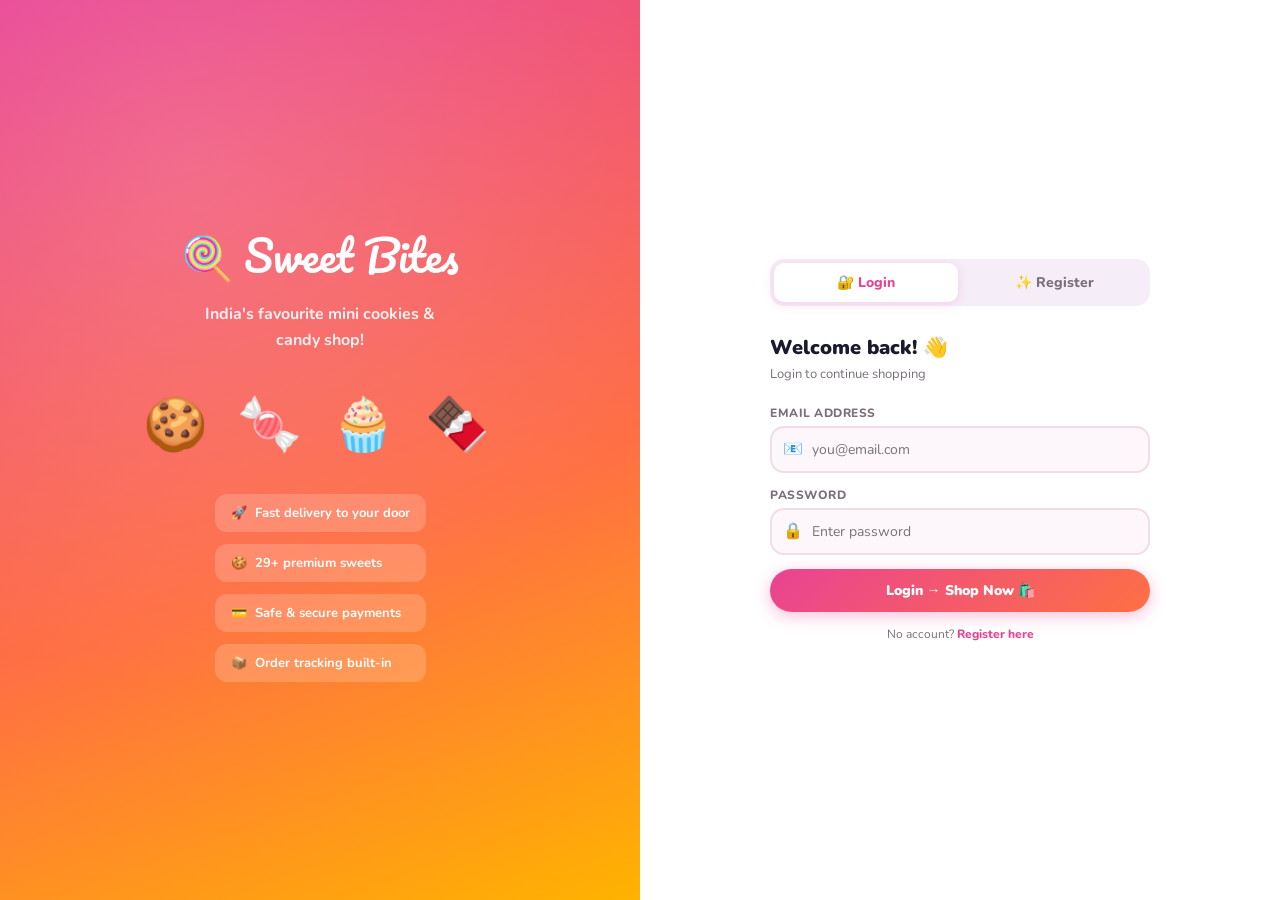
<file: index.html>
<!DOCTYPE html>
<html lang="en">
<head>
  <meta charset="UTF-8">
  <meta name="viewport" content="width=device-width, initial-scale=1.0">
  <title>🍭 Sweet Bites — Login</title>
  <link rel="stylesheet" href="style.css">
</head>
<body>

<div class="auth-page">

  <!-- LEFT HERO PANEL -->
  <div class="auth-hero">
    <div class="hero-logo">🍭 Sweet Bites</div>
    <div class="hero-sub">India's favourite mini cookies & candy shop!</div>
    <div class="candy-deco">🍪 🍬 🧁 🍫</div>
    <div class="features">
      <div class="feat">🚀 &nbsp;Fast delivery to your door</div>
      <div class="feat">🍪 &nbsp;29+ premium sweets</div>
      <div class="feat">💳 &nbsp;Safe & secure payments</div>
      <div class="feat">📦 &nbsp;Order tracking built-in</div>
    </div>
  </div>

  <!-- RIGHT FORM PANEL -->
  <div class="auth-form-panel">
    <div class="auth-box">

      <!-- TAB SWITCHER -->
      <div class="auth-tabs">
        <button class="auth-tab active" id="tab-login" onclick="switchTab('login')">🔐 Login</button>
        <button class="auth-tab" id="tab-register" onclick="switchTab('register')">✨ Register</button>
      </div>

      <!-- LOGIN PANEL -->
      <div class="auth-panel active" id="panel-login">
        <div class="auth-panel-title">Welcome back! 👋</div>
        <div class="auth-panel-sub">Login to continue shopping</div>

        <div class="field">
          <label>Email Address</label>
          <div class="input-icon">
            <span class="icon">📧</span>
            <input id="email" type="email" placeholder="you@email.com">
          </div>
        </div>
        <div class="field">
          <label>Password</label>
          <div class="input-icon">
            <span class="icon">🔒</span>
            <input id="password" type="password" placeholder="Enter password">
          </div>
        </div>
        <button class="btn-full" onclick="login()">Login → Shop Now 🛍️</button>
        <p style="text-align:center;font-size:12px;color:var(--muted);margin-top:14px">
          No account? <a href="#" onclick="switchTab('register')" style="color:var(--primary);font-weight:800;text-decoration:none;">Register here</a>
        </p>
      </div>

      <!-- REGISTER PANEL -->
      <div class="auth-panel" id="panel-register">
        <div class="auth-panel-title">Create account 🎉</div>
        <div class="auth-panel-sub">Join us for sweet treats!</div>

        <div class="field">
          <label>Full Name</label>
          <div class="input-icon">
            <span class="icon">👤</span>
            <input id="rname" type="text" placeholder="Your name">
          </div>
        </div>
        <div class="field">
          <label>Email Address</label>
          <div class="input-icon">
            <span class="icon">📧</span>
            <input id="remail" type="email" placeholder="you@email.com">
          </div>
        </div>
        <div class="field">
          <label>Password</label>
          <div class="input-icon">
            <span class="icon">🔒</span>
            <input id="rpass" type="password" placeholder="Choose a password">
          </div>
        </div>
        <button class="btn-full" onclick="register()">Create Account ✨</button>
        <p style="text-align:center;font-size:12px;color:var(--muted);margin-top:14px">
          Already have an account? <a href="#" onclick="switchTab('login')" style="color:var(--primary);font-weight:800;text-decoration:none;">Login</a>
        </p>
      </div>

    </div>
  </div>
</div>

<script>
function switchTab(t) {
  document.querySelectorAll('.auth-tab').forEach(b => b.classList.remove('active'));
  document.querySelectorAll('.auth-panel').forEach(p => p.classList.remove('active'));
  document.getElementById('tab-' + t).classList.add('active');
  document.getElementById('panel-' + t).classList.add('active');
}
</script>
<script src="script.js"></script>
</body>
</html>
</file>
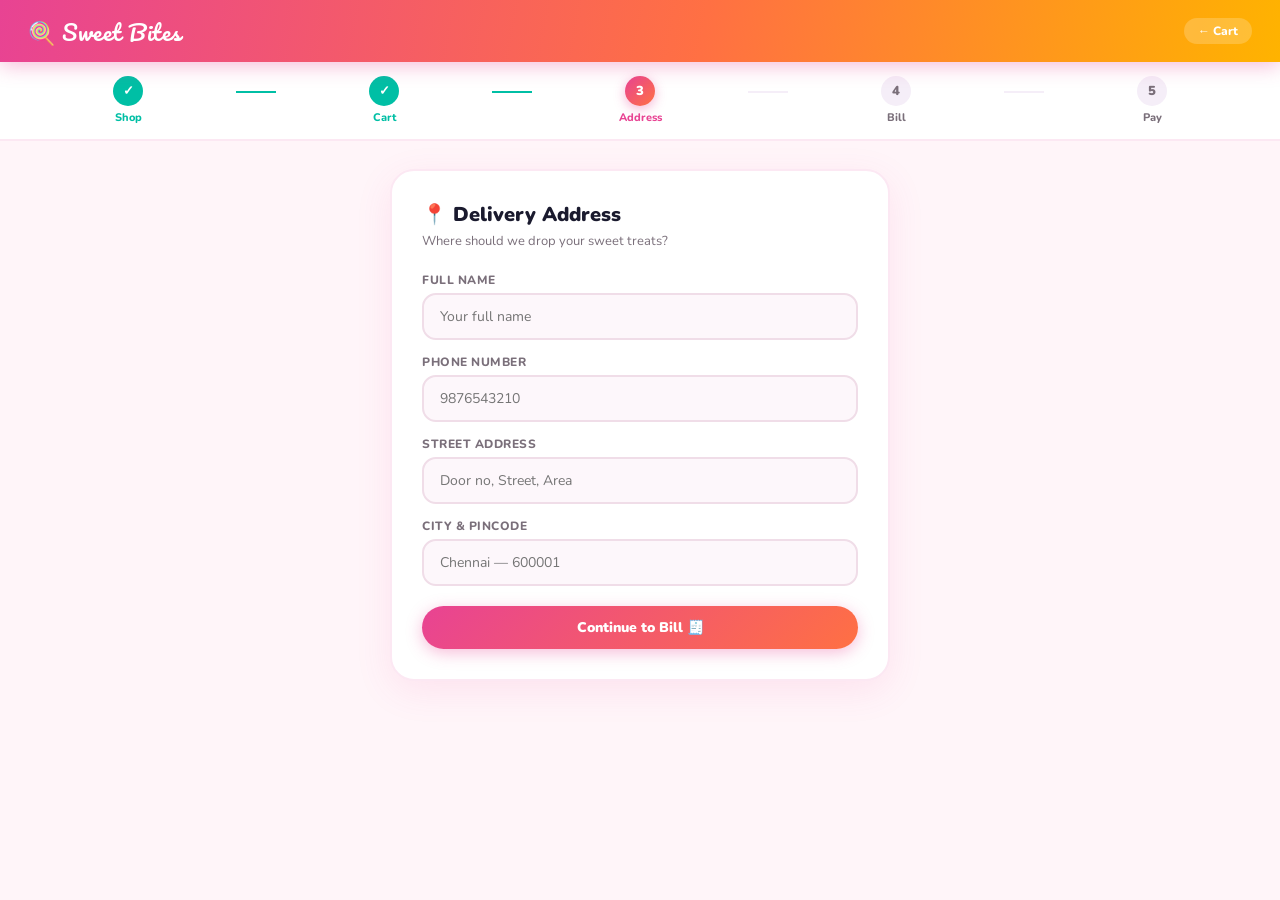
<file: address.html>
<!DOCTYPE html>
<html lang="en">
<head>
  <meta charset="UTF-8">
  <meta name="viewport" content="width=device-width, initial-scale=1.0">
  <title>📍 Delivery Address</title>
  <link rel="stylesheet" href="style.css">
</head>
<body>
<nav class="topbar">
  <div class="brand">🍭 Sweet Bites</div>
  <div class="nav-links"><a href="cart.html">← Cart</a></div>
</nav>
<div class="steps">
  <div class="step done"><div class="step-dot">✓</div><div class="step-label">Shop</div></div>
  <div class="step-line done"></div>
  <div class="step done"><div class="step-dot">✓</div><div class="step-label">Cart</div></div>
  <div class="step-line done"></div>
  <div class="step active"><div class="step-dot">3</div><div class="step-label">Address</div></div>
  <div class="step-line"></div>
  <div class="step"><div class="step-dot">4</div><div class="step-label">Bill</div></div>
  <div class="step-line"></div>
  <div class="step"><div class="step-dot">5</div><div class="step-label">Pay</div></div>
</div>
<div class="form-card">
  <h2>📍 Delivery Address</h2>
  <p class="sub">Where should we drop your sweet treats?</p>
  <label class="form-label">Full Name</label>
  <input id="dname" type="text" placeholder="Your full name">
  <label class="form-label">Phone Number</label>
  <input id="dphone" type="text" placeholder="9876543210">
  <label class="form-label">Street Address</label>
  <input id="addr" type="text" placeholder="Door no, Street, Area">
  <label class="form-label">City & Pincode</label>
  <input id="dcity" type="text" placeholder="Chennai — 600001">
  <button class="btn-full" style="margin-top:20px" onclick="placeOrder()">Continue to Bill 🧾</button>
</div>
<script src="script.js"></script>
</body>
</html>
</file>
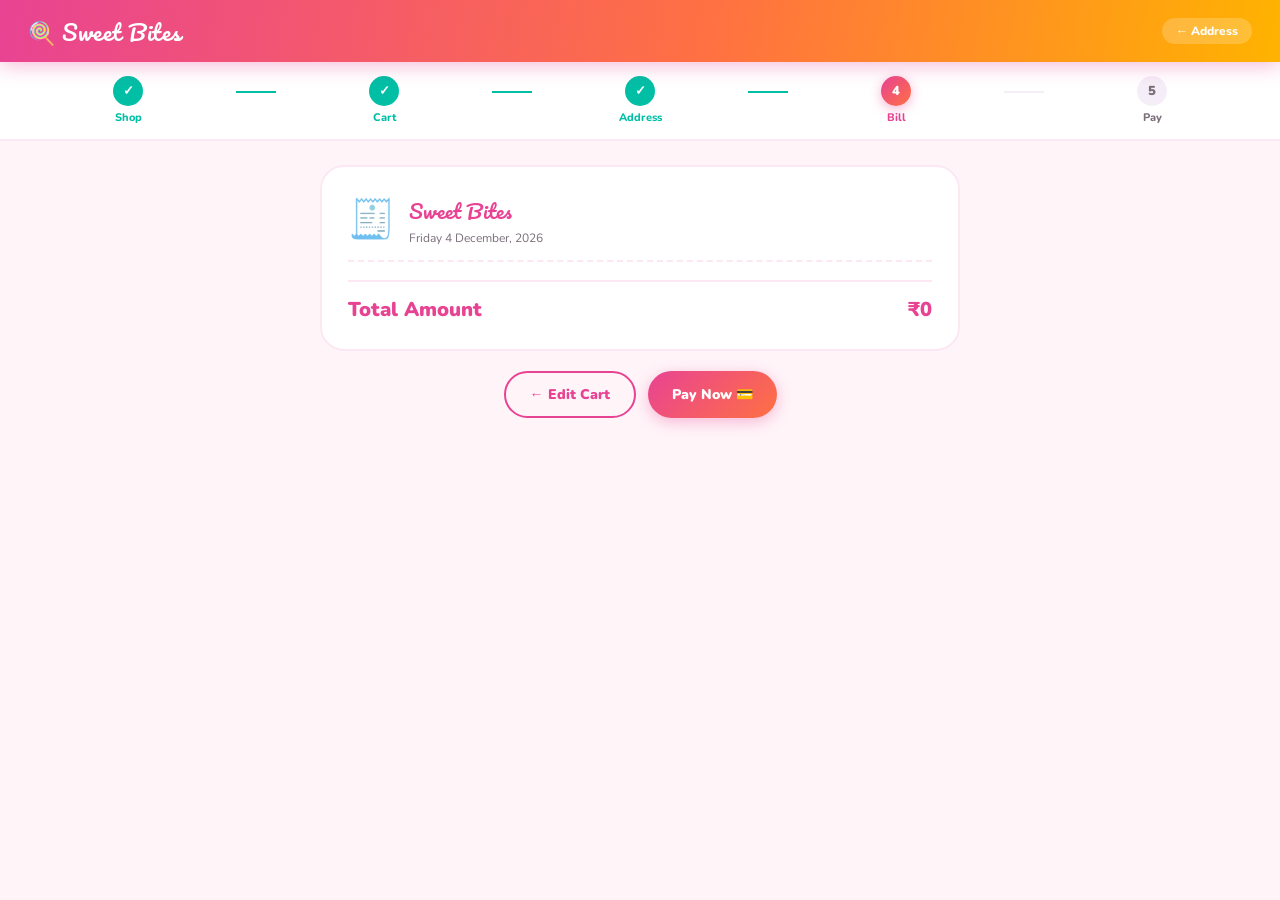
<file: bill.html>
<!DOCTYPE html>
<html lang="en">
<head>
  <meta charset="UTF-8">
  <meta name="viewport" content="width=device-width, initial-scale=1.0">
  <title>🧾 Invoice</title>
  <link rel="stylesheet" href="style.css">
</head>
<body>
<nav class="topbar">
  <div class="brand">🍭 Sweet Bites</div>
  <div class="nav-links"><a href="address.html">← Address</a></div>
</nav>
<div class="steps">
  <div class="step done"><div class="step-dot">✓</div><div class="step-label">Shop</div></div>
  <div class="step-line done"></div>
  <div class="step done"><div class="step-dot">✓</div><div class="step-label">Cart</div></div>
  <div class="step-line done"></div>
  <div class="step done"><div class="step-dot">✓</div><div class="step-label">Address</div></div>
  <div class="step-line done"></div>
  <div class="step active"><div class="step-dot">4</div><div class="step-label">Bill</div></div>
  <div class="step-line"></div>
  <div class="step"><div class="step-dot">5</div><div class="step-label">Pay</div></div>
</div>
<div class="page-wrap">
  <div class="bill-card">
    <div class="bill-top">
      <div style="font-size:38px">🧾</div>
      <div>
        <div class="bill-brand">Sweet Bites</div>
        <div class="bill-date" id="billDate"></div>
      </div>
    </div>
    <ul id="billItems"></ul>
    <div class="bill-total">
      <span>Total Amount</span>
      <span id="billTotal">₹0</span>
    </div>
  </div>
  <div class="actions">
    <button class="btn-outline" onclick="window.location.href='cart.html'">← Edit Cart</button>
    <button onclick="goPayment()">Pay Now 💳</button>
  </div>
</div>
<script>document.getElementById('billDate').textContent = new Date().toLocaleDateString('en-IN',{weekday:'long',year:'numeric',month:'long',day:'numeric'});</script>
<script src="script.js"></script>
</body>
</html>
</file>
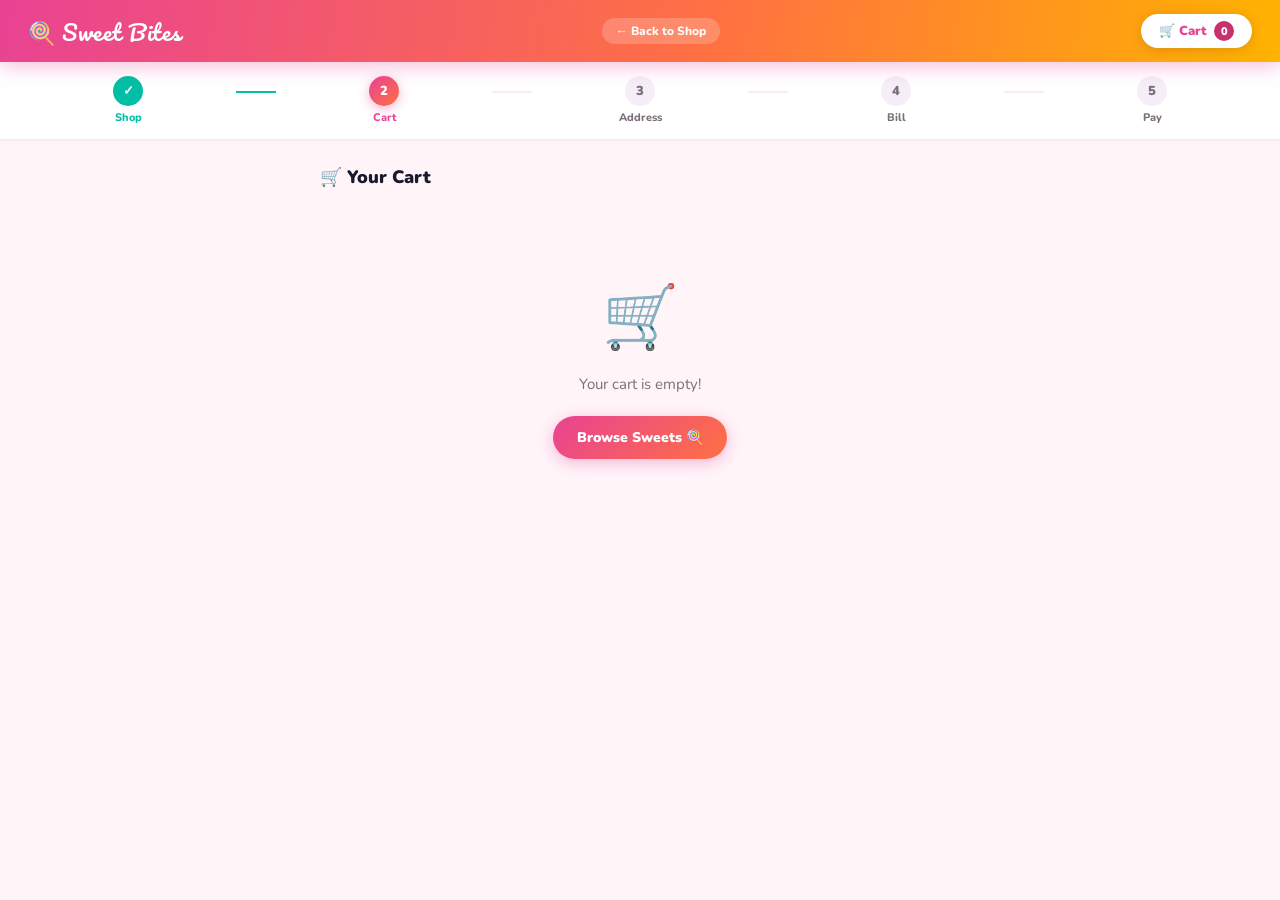
<file: cart.html>
<!DOCTYPE html>
<html lang="en">
<head>
  <meta charset="UTF-8">
  <meta name="viewport" content="width=device-width, initial-scale=1.0">
  <title>🛒 Your Cart</title>
  <link rel="stylesheet" href="style.css">
</head>
<body>
<nav class="topbar">
  <div class="brand">🍭 Sweet Bites</div>
  <div class="nav-links"><a href="products.html">← Back to Shop</a></div>
  <button class="cart-btn" onclick="goCart()">🛒 Cart <span class="cart-count" id="cartCount">0</span></button>
</nav>
<div class="steps">
  <div class="step done"><div class="step-dot">✓</div><div class="step-label">Shop</div></div>
  <div class="step-line done"></div>
  <div class="step active"><div class="step-dot">2</div><div class="step-label">Cart</div></div>
  <div class="step-line"></div>
  <div class="step"><div class="step-dot">3</div><div class="step-label">Address</div></div>
  <div class="step-line"></div>
  <div class="step"><div class="step-dot">4</div><div class="step-label">Bill</div></div>
  <div class="step-line"></div>
  <div class="step"><div class="step-dot">5</div><div class="step-label">Pay</div></div>
</div>
<div class="page-wrap">
  <div class="sect-title">🛒 Your Cart</div>
  <ul id="cartItems"></ul>
  <div class="total-strip" id="totalBox" style="display:none">
    <div><div class="lbl">Order Total</div><div class="amt" id="total">₹0</div></div>
    <div style="font-size:30px">🛍️</div>
  </div>
  <div class="actions" id="actionBtns" style="display:none">
    <button class="btn-outline" onclick="window.location.href='products.html'">← Add More</button>
    <button class="btn-green" onclick="goAddress()">Proceed → 📍</button>
  </div>
</div>
<script src="script.js"></script>
<script>
  const c = JSON.parse(localStorage.getItem('cart')||'[]');
  document.getElementById('cartCount').textContent = c.length;
</script>
</body>
</html>
</file>
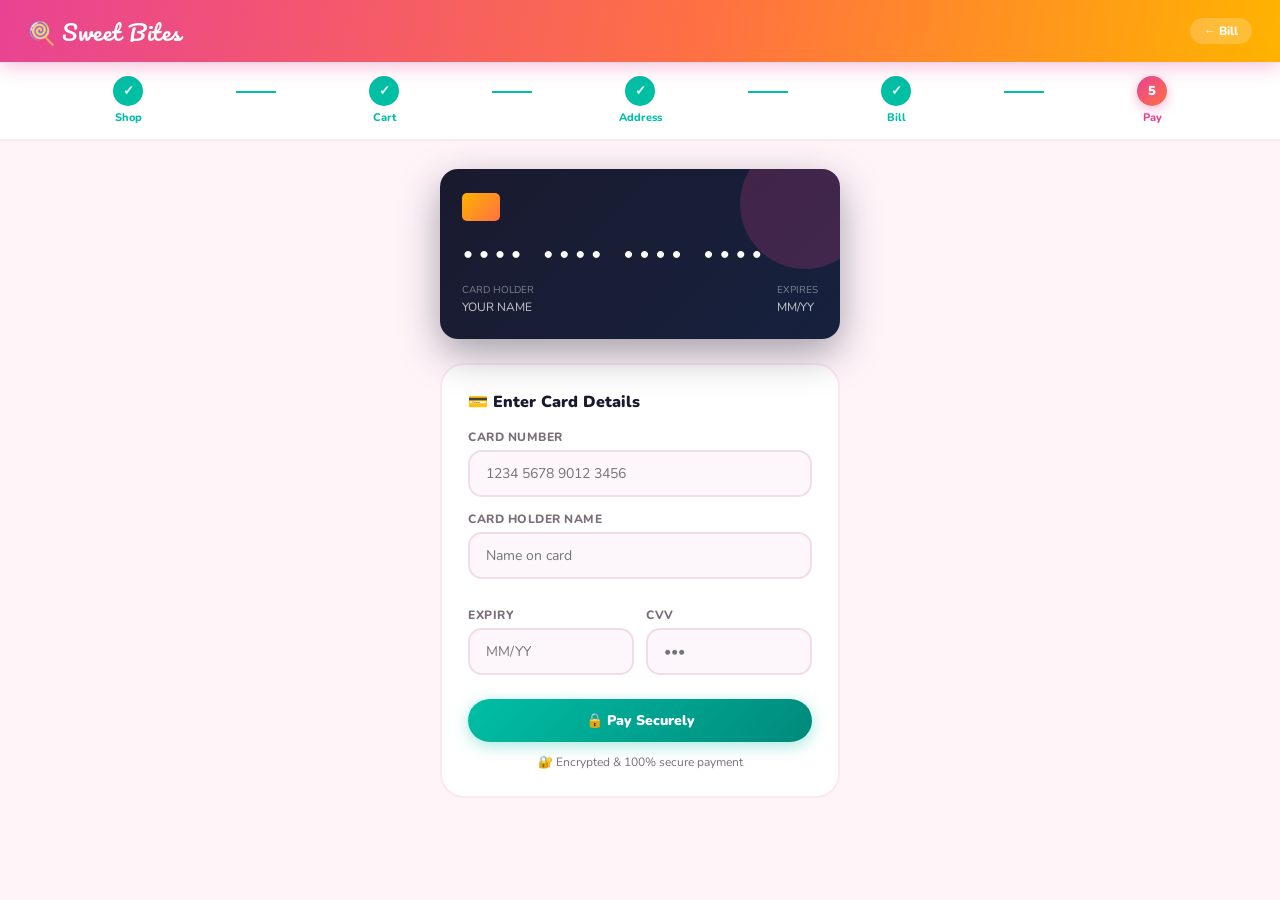
<file: payment.html>
<!DOCTYPE html>
<html lang="en">
<head>
  <meta charset="UTF-8">
  <meta name="viewport" content="width=device-width, initial-scale=1.0">
  <title>💳 Payment</title>
  <link rel="stylesheet" href="style.css">
</head>
<body>
<nav class="topbar">
  <div class="brand">🍭 Sweet Bites</div>
  <div class="nav-links"><a href="bill.html">← Bill</a></div>
</nav>
<div class="steps">
  <div class="step done"><div class="step-dot">✓</div><div class="step-label">Shop</div></div>
  <div class="step-line done"></div>
  <div class="step done"><div class="step-dot">✓</div><div class="step-label">Cart</div></div>
  <div class="step-line done"></div>
  <div class="step done"><div class="step-dot">✓</div><div class="step-label">Address</div></div>
  <div class="step-line done"></div>
  <div class="step done"><div class="step-dot">✓</div><div class="step-label">Bill</div></div>
  <div class="step-line done"></div>
  <div class="step active"><div class="step-dot">5</div><div class="step-label">Pay</div></div>
</div>
<div class="payment-wrap">
  <div class="card-prev">
    <div class="card-chip"></div>
    <div class="card-num" id="prevNum">•••• •••• •••• ••••</div>
    <div class="card-meta">
      <div><div style="font-size:10px;opacity:.6;margin-bottom:2px">CARD HOLDER</div><div id="prevName">YOUR NAME</div></div>
      <div><div style="font-size:10px;opacity:.6;margin-bottom:2px">EXPIRES</div><div id="prevExp">MM/YY</div></div>
    </div>
  </div>
  <div class="pay-form">
    <h3>💳 Enter Card Details</h3>
    <div class="field">
      <label class="form-label">Card Number</label>
      <input id="cardNum" type="text" placeholder="1234 5678 9012 3456" maxlength="19"
        oninput="fmtCard(this);document.getElementById('prevNum').textContent=this.value||'•••• •••• •••• ••••'">
    </div>
    <div class="field">
      <label class="form-label">Card Holder Name</label>
      <input id="cardName" type="text" placeholder="Name on card"
        oninput="document.getElementById('prevName').textContent=this.value.toUpperCase()||'YOUR NAME'">
    </div>
    <div class="two-col">
      <div class="field">
        <label class="form-label">Expiry</label>
        <input id="cardExp" type="text" placeholder="MM/YY" maxlength="5"
          oninput="document.getElementById('prevExp').textContent=this.value||'MM/YY'">
      </div>
      <div class="field">
        <label class="form-label">CVV</label>
        <input id="cardCvv" type="password" placeholder="•••" maxlength="3">
      </div>
    </div>
    <button class="btn-full btn-green" style="margin-top:10px" onclick="payNow()">🔒 Pay Securely</button>
    <p class="secure-note">🔐 Encrypted & 100% secure payment</p>
  </div>
</div>
<script>function fmtCard(el){let v=el.value.replace(/\D/g,'').substring(0,16);el.value=v.replace(/(.{4})/g,'$1 ').trim();}</script>
<script src="script.js"></script>
</body>
</html>
</file>
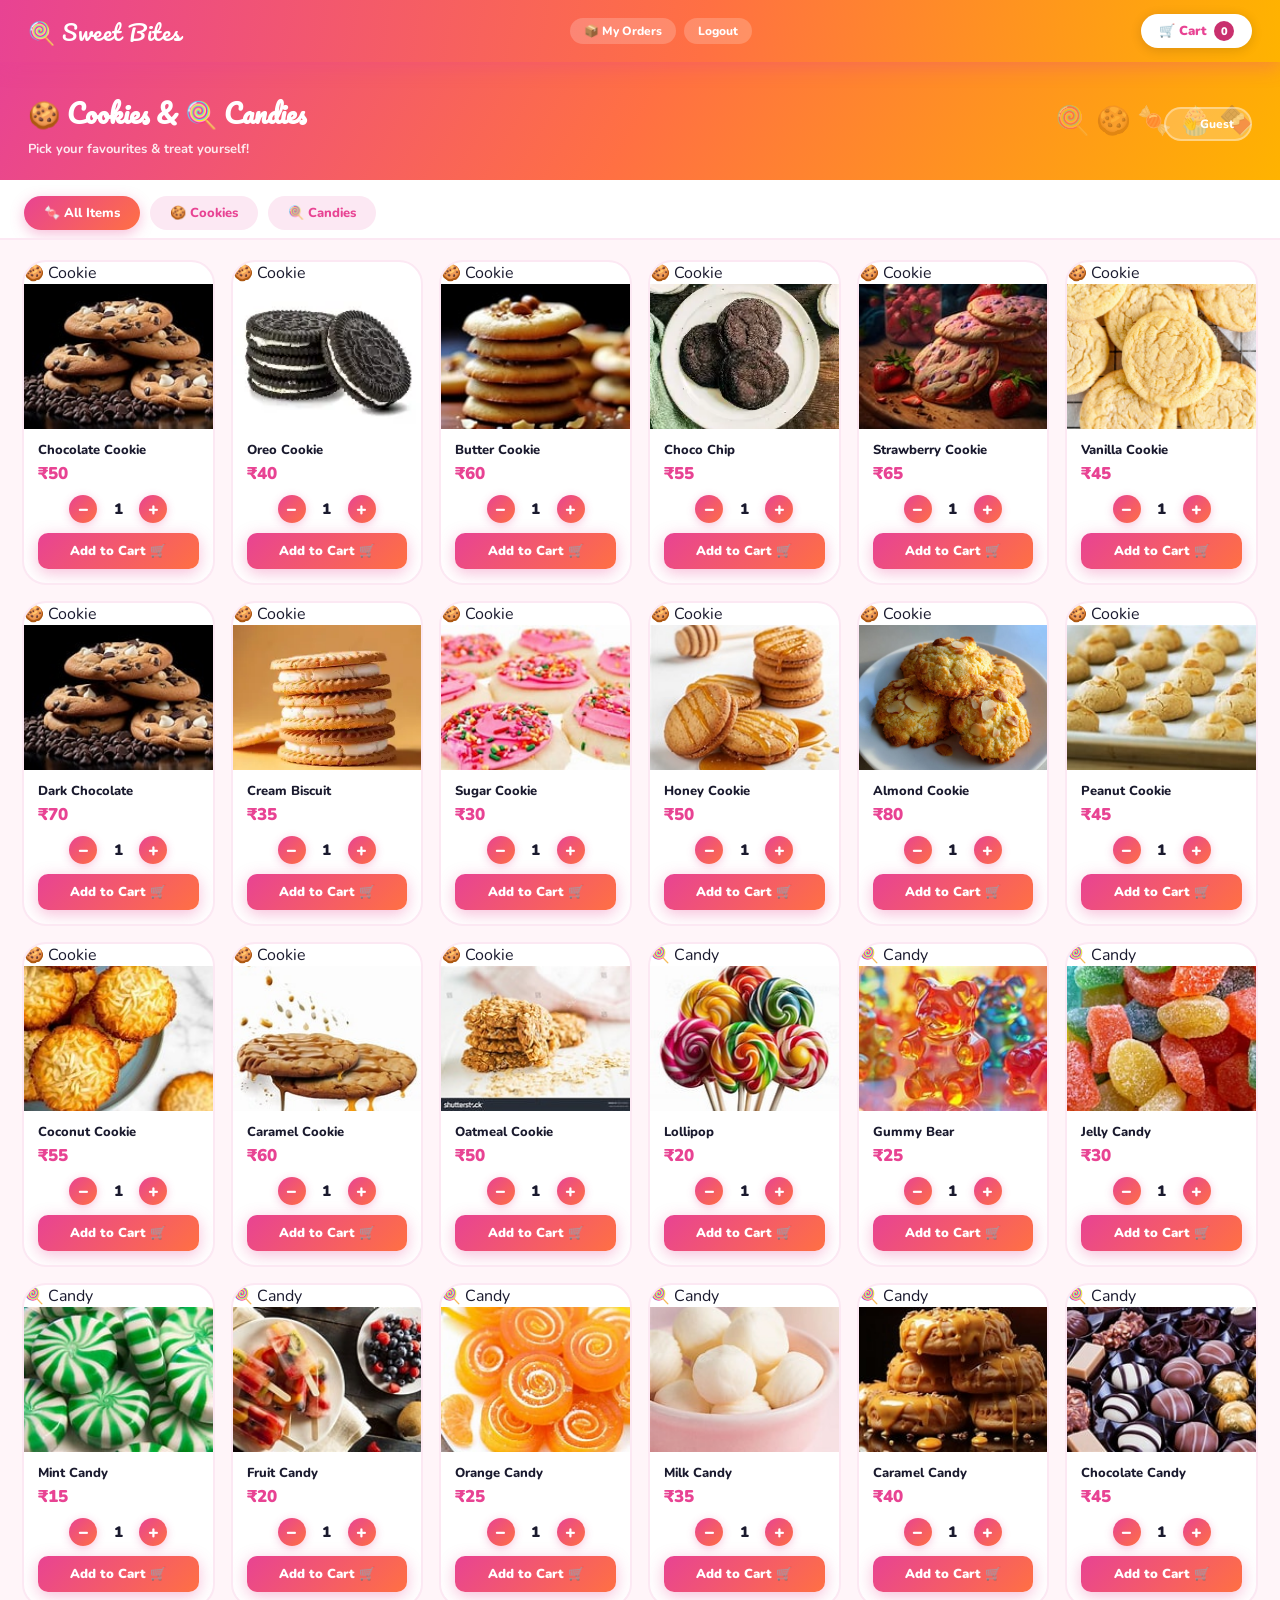
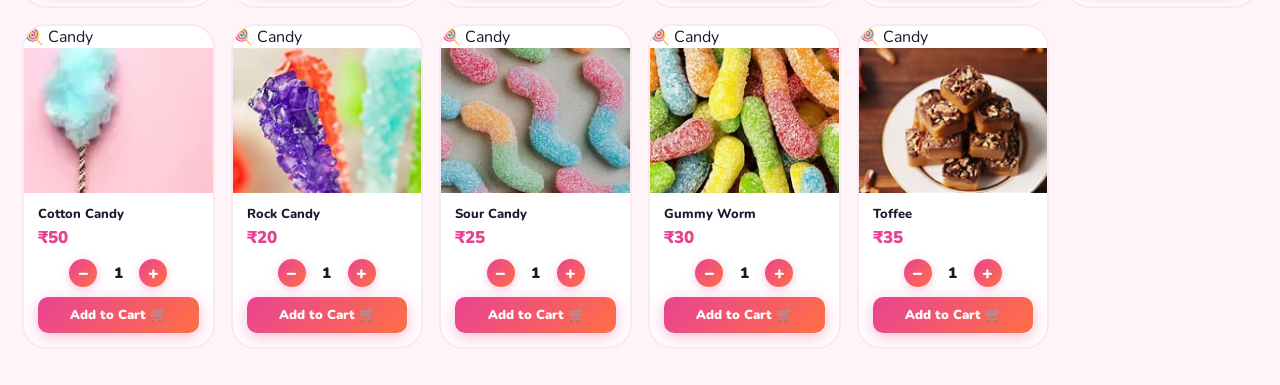
<file: products.html>
<!DOCTYPE html>
<html lang="en">
<head>
  <meta charset="UTF-8">
  <meta name="viewport" content="width=device-width, initial-scale=1.0">
  <title>🍭 Sweet Bites — Shop</title>
  <link rel="stylesheet" href="style.css">
</head>
<body>

<!-- STICKY TOPBAR with CART -->
<nav class="topbar">
  <div class="brand">🍭 Sweet Bites</div>
  <div class="nav-links">
    <a href="orders.html">📦 My Orders</a>
    <a href="#" onclick="logoutUser()">Logout</a>
  </div>
  <button class="cart-btn" onclick="goCart()">
    🛒 Cart <span class="cart-count" id="cartCount">0</span>
  </button>
</nav>

<!-- HERO BANNER -->
<div class="shop-hero">
  <div>
    <h1>🍪 Cookies & 🍭 Candies</h1>
    <p>Pick your favourites & treat yourself!</p>
  </div>
  <div class="user-badge" id="userBadge">👋 Guest</div>
</div>

<!-- CATEGORY TABS -->
<div class="cat-strip">
  <button class="cat-tab active" onclick="filterCat('all',this)">🍬 All Items</button>
  <button class="cat-tab" onclick="filterCat('cookie',this)">🍪 Cookies</button>
  <button class="cat-tab" onclick="filterCat('candy',this)">🍭 Candies</button>
</div>

<!-- PRODUCTS -->
<div id="products"></div>

<script src="script.js"></script>
<script>
  function filterCat(cat, el) {
    document.querySelectorAll('.cat-tab').forEach(t => t.classList.remove('active'));
    el.classList.add('active');
    document.querySelectorAll('.product').forEach(p => {
      p.style.display = (cat === 'all' || p.dataset.cat === cat) ? '' : 'none';
    });
  }
  const u = JSON.parse(localStorage.getItem('loggedUser') || 'null');
  if (u) document.getElementById('userBadge').textContent = '👋 ' + u.name;
  const c = JSON.parse(localStorage.getItem('cart') || '[]');
  document.getElementById('cartCount').textContent = c.length;
</script>
</body>
</html>
</file>
<file: style.css>
@import url('https://fonts.googleapis.com/css2?family=Nunito:wght@400;600;700;800;900&family=Pacifico&display=swap');

* { margin:0; padding:0; box-sizing:border-box; }

:root {
  --primary: #e84393;
  --primary2: #c9306e;
  --accent: #ff7043;
  --accent2: #ffb300;
  --mint: #00bfa5;
  --purple: #7c4dff;
  --bg: #fff5f9;
  --card: #ffffff;
  --text: #1a1a2e;
  --muted: #7a6f7a;
  --r: 14px;
  --rl: 24px;
  --shadow: 0 8px 32px rgba(232,67,147,.13);
}

body { font-family:'Nunito',sans-serif; background:var(--bg); color:var(--text); }

/* ═══════════════════════════════════════
   TOPBAR — sticky, full-width hero bar
═══════════════════════════════════════ */
.topbar {
  background: linear-gradient(100deg,#e84393 0%,#ff7043 55%,#ffb300 100%);
  padding: 0 28px;
  height: 62px;
  display: flex; align-items: center; justify-content: space-between;
  box-shadow: 0 4px 20px rgba(232,67,147,.35);
  position: sticky; top:0; z-index:200;
}
.topbar .brand {
  font-family:'Pacifico',cursive; font-size:22px; color:#fff;
  display:flex; align-items:center; gap:8px; letter-spacing:.5px;
}
.topbar .nav-links {
  display:flex; align-items:center; gap:8px;
}
.topbar .nav-links a {
  color:#fff; font-weight:800; text-decoration:none; font-size:12px;
  padding:5px 14px; border-radius:20px;
  background:rgba(255,255,255,.2); transition:background .2s;
}
.topbar .nav-links a:hover { background:rgba(255,255,255,.38); }

/* Cart button — white pill with count bubble */
.cart-btn {
  background:#fff; color:var(--primary);
  border:none; border-radius:24px; font-weight:900; font-size:13px;
  padding:7px 18px; cursor:pointer;
  display:flex; align-items:center; gap:7px;
  box-shadow:0 2px 12px rgba(0,0,0,.14); transition:transform .2s;
}
.cart-btn:hover { transform:scale(1.06); }
.cart-count {
  background:var(--primary2); color:#fff; border-radius:50%;
  width:20px; height:20px; font-size:11px; font-weight:900;
  display:inline-flex; align-items:center; justify-content:center;
}

/* ═══════════════════════════════════════
   AUTH PAGE — full-screen split hero
═══════════════════════════════════════ */
.auth-page {
  min-height:100vh;
  display:grid; grid-template-columns:1fr 1fr;
}
@media(max-width:700px){ .auth-page{grid-template-columns:1fr;} .auth-hero{display:none!important;} }

/* Left — candy hero panel */
.auth-hero {
  background: linear-gradient(160deg,#e84393 0%,#ff7043 60%,#ffb300 100%);
  display:flex; flex-direction:column; align-items:center; justify-content:center;
  padding:48px 40px; text-align:center; position:relative; overflow:hidden;
}
.auth-hero::before {
  content:''; position:absolute; inset:0;
  background:radial-gradient(circle at 30% 20%,rgba(255,255,255,.15) 0%,transparent 60%);
}
.auth-hero .hero-logo {
  font-family:'Pacifico',cursive; font-size:42px; color:#fff;
  margin-bottom:10px; position:relative; z-index:1;
}
.auth-hero .hero-sub {
  font-size:16px; color:rgba(255,255,255,.9); font-weight:700;
  position:relative; z-index:1; line-height:1.6; max-width:240px;
}
.auth-hero .candy-deco {
  margin-top:36px; font-size:52px; line-height:1.4;
  position:relative; z-index:1; letter-spacing:8px;
}
.auth-hero .features {
  margin-top:32px; display:flex; flex-direction:column; gap:12px;
  position:relative; z-index:1; text-align:left;
}
.auth-hero .feat {
  background:rgba(255,255,255,.18); border-radius:12px;
  padding:10px 16px; display:flex; align-items:center; gap:10px;
  font-size:13px; color:#fff; font-weight:700;
}

/* Right — form panel */
.auth-form-panel {
  display:flex; align-items:center; justify-content:center;
  background:#fff; padding:40px 32px;
}
.auth-box { width:100%; max-width:380px; }

/* Tab switcher */
.auth-tabs {
  display:flex; background:#f5eef8; border-radius:14px;
  padding:4px; margin-bottom:28px; gap:4px;
}
.auth-tab {
  flex:1; padding:10px; border-radius:10px; border:none;
  font-family:'Nunito',sans-serif; font-size:14px; font-weight:800;
  cursor:pointer; background:transparent; color:var(--muted);
  transition:all .25s; box-shadow:none;
}
.auth-tab.active {
  background:#fff; color:var(--primary);
  box-shadow:0 2px 12px rgba(232,67,147,.18);
  transform:none;
}
.auth-tab:hover:not(.active) { color:var(--primary); transform:none; box-shadow:none; }

.auth-panel { display:none; }
.auth-panel.active { display:block; }
.auth-panel-title { font-size:20px; font-weight:900; margin-bottom:4px; }
.auth-panel-sub { font-size:13px; color:var(--muted); margin-bottom:22px; }

/* ═══════════════════════════════════════
   INPUTS
═══════════════════════════════════════ */
.field { margin-bottom:14px; }
.field label { display:block; font-size:12px; font-weight:800; color:var(--muted); margin-bottom:5px; text-transform:uppercase; letter-spacing:.5px; }
.input-icon { position:relative; }
.input-icon .icon { position:absolute; left:13px; top:50%; transform:translateY(-50%); font-size:16px; }
.input-icon input { padding-left:40px; }

input {
  width:100%; padding:12px 16px;
  border:2px solid #f0dde8; border-radius:var(--r);
  font-family:'Nunito',sans-serif; font-size:14px; color:var(--text);
  background:#fdf7fb; outline:none; transition:border-color .2s, box-shadow .2s;
}
input:focus {
  border-color:var(--primary);
  box-shadow:0 0 0 4px rgba(232,67,147,.1);
  background:#fff;
}

/* ═══════════════════════════════════════
   BUTTONS
═══════════════════════════════════════ */
button {
  padding:12px 24px; border:none; border-radius:30px;
  font-family:'Nunito',sans-serif; font-size:14px; font-weight:900;
  cursor:pointer; transition:all .2s;
  background:linear-gradient(135deg,var(--primary),var(--accent));
  color:#fff; box-shadow:0 4px 16px rgba(232,67,147,.35);
}
button:hover { transform:translateY(-2px); box-shadow:0 8px 24px rgba(232,67,147,.45); }
button:active { transform:scale(.97); }
.btn-full { width:100%; display:block; margin-top:6px; }
.btn-outline { background:transparent; color:var(--primary); border:2px solid var(--primary); box-shadow:none; }
.btn-outline:hover { background:var(--primary); color:#fff; }
.btn-green { background:linear-gradient(135deg,#00bfa5,#00897b); box-shadow:0 4px 16px rgba(0,191,165,.35); }
.btn-green:hover { box-shadow:0 8px 24px rgba(0,191,165,.45); }
.btn-purple { background:linear-gradient(135deg,#7c4dff,#aa00ff); box-shadow:0 4px 16px rgba(124,77,255,.35); }

/* ═══════════════════════════════════════
   HERO BANNER on products page
═══════════════════════════════════════ */
.shop-hero {
  background:linear-gradient(120deg,#e84393 0%,#ff7043 50%,#ffb300 100%);
  padding:28px 28px 22px;
  display:flex; align-items:center; justify-content:space-between;
  overflow:hidden; position:relative;
}
.shop-hero::after {
  content:'🍭🍪🍬🧁🍫';
  position:absolute; right:20px; top:50%; transform:translateY(-50%);
  font-size:28px; letter-spacing:6px; opacity:.35;
}
.shop-hero h1 { font-family:'Pacifico',cursive; font-size:26px; color:#fff; margin-bottom:4px; }
.shop-hero p { font-size:13px; color:rgba(255,255,255,.88); font-weight:700; }
.shop-hero .user-badge {
  background:rgba(255,255,255,.22); color:#fff;
  border-radius:24px; padding:7px 16px; font-size:12px; font-weight:800;
  border:2px solid rgba(255,255,255,.35); white-space:nowrap;
  position:relative; z-index:1;
}

/* ═══════════════════════════════════════
   CATEGORY TABS
═══════════════════════════════════════ */
.cat-strip {
  display:flex; gap:10px; padding:16px 24px 8px;
  overflow-x:auto; scrollbar-width:none; background:#fff;
  border-bottom:2px solid #fce8f3;
}
.cat-strip::-webkit-scrollbar { display:none; }
.cat-tab {
  white-space:nowrap; padding:8px 20px; border-radius:30px;
  font-size:13px; font-weight:800; cursor:pointer; border:none;
  background:#fce8f3; color:var(--primary); transition:all .2s;
  box-shadow:none; transform:none;
}
.cat-tab.active {
  background:linear-gradient(135deg,var(--primary),var(--accent));
  color:#fff; box-shadow:0 4px 14px rgba(232,67,147,.35);
}
.cat-tab:hover:not(.active) { background:#f8d7ec; transform:none; box-shadow:none; }

/* ═══════════════════════════════════════
   PRODUCTS GRID
═══════════════════════════════════════ */
#products {
  display:grid;
  grid-template-columns:repeat(auto-fill,minmax(168px,1fr));
  gap:16px; padding:20px 22px 36px;
}
.product {
  background:var(--card); border-radius:var(--rl);
  overflow:hidden; border:2px solid #fce8f3;
  transition:transform .25s, box-shadow .25s, border-color .25s;
  position:relative; cursor:pointer;
}
.product:hover {
  transform:translateY(-7px) scale(1.02);
  box-shadow:0 20px 48px rgba(232,67,147,.18);
  border-color:#f9bdd8;
}
.prod-badge {
  position:absolute; top:9px; left:9px;
  background:rgba(255,255,255,.93); border-radius:20px;
  padding:3px 10px; font-size:11px; font-weight:800;
  color:var(--primary); box-shadow:0 2px 8px rgba(0,0,0,.1);
}
.product img {
  width:100%; height:145px; object-fit:cover; display:block;
}
.product-body { padding:12px 14px 14px; }
.product h4 { font-size:13px; font-weight:800; color:var(--text); margin-bottom:3px; }
.product .price { font-size:17px; font-weight:900; color:var(--primary); margin-bottom:10px; }
.qty-row { display:flex; align-items:center; justify-content:center; gap:10px; margin-bottom:10px; }
.qty-btn {
  width:28px; height:28px; padding:0; border-radius:50%;
  font-size:18px; line-height:1;
  display:flex; align-items:center; justify-content:center;
  box-shadow:0 2px 8px rgba(232,67,147,.3);
}
.qty-val { font-size:15px; font-weight:900; min-width:22px; text-align:center; }
.add-btn { width:100%; border-radius:10px; font-size:13px; padding:9px; }

/* ═══════════════════════════════════════
   PAGE LAYOUT
═══════════════════════════════════════ */
.page-wrap { max-width:680px; margin:0 auto; padding:24px 20px; }

/* ═══════════════════════════════════════
   STEP BAR
═══════════════════════════════════════ */
.steps {
  display:flex; align-items:center; justify-content:center;
  padding:14px 20px; background:#fff; border-bottom:2px solid #fce8f3;
}
.step { display:flex; flex-direction:column; align-items:center; gap:4px; flex:1; }
.step-dot {
  width:30px; height:30px; border-radius:50%;
  display:flex; align-items:center; justify-content:center;
  font-size:13px; font-weight:900; background:#f5eef8; color:var(--muted);
}
.step.active .step-dot {
  background:linear-gradient(135deg,var(--primary),var(--accent));
  color:#fff; box-shadow:0 3px 12px rgba(232,67,147,.4);
}
.step.done .step-dot { background:var(--mint); color:#fff; }
.step-label { font-size:11px; font-weight:800; color:var(--muted); }
.step.active .step-label { color:var(--primary); }
.step.done .step-label { color:var(--mint); }
.step-line { flex:1; height:2px; background:#f5eef8; margin-bottom:18px; max-width:40px; }
.step-line.done { background:var(--mint); }

/* ═══════════════════════════════════════
   CART
═══════════════════════════════════════ */
.sect-title { font-size:18px; font-weight:900; margin-bottom:16px; }
.cart-empty { text-align:center; padding:70px 20px; }
.cart-empty .icon { font-size:62px; margin-bottom:14px; }
.cart-empty p { color:var(--muted); font-size:15px; }
.cart-item {
  background:#fff; border:2px solid #fce8f3; border-radius:var(--r);
  padding:14px 18px; display:flex; align-items:center; gap:12px;
  margin-bottom:10px; transition:border-color .2s;
}
.cart-item:hover { border-color:#f9bdd8; }
.cart-item-info { flex:1; }
.cart-item-name { font-weight:800; font-size:14px; }
.cart-item-sub { font-size:12px; color:var(--muted); margin-top:2px; }
.cart-item-price { font-weight:900; color:var(--primary); font-size:16px; white-space:nowrap; }
.btn-rm { background:#ffe4f0; color:var(--primary2); padding:6px 14px; font-size:12px; border-radius:20px; box-shadow:none; font-weight:800; }
.btn-rm:hover { background:var(--primary2); color:#fff; transform:none; box-shadow:none; }

.total-strip {
  background:linear-gradient(135deg,#e84393,#ff7043);
  border-radius:var(--rl); padding:18px 24px;
  display:flex; align-items:center; justify-content:space-between;
  color:#fff; margin:18px 0;
}
.total-strip .lbl { font-size:13px; opacity:.88; font-weight:700; }
.total-strip .amt { font-size:30px; font-weight:900; }
.actions { display:flex; gap:12px; flex-wrap:wrap; justify-content:center; margin-top:8px; }

/* ═══════════════════════════════════════
   BILL
═══════════════════════════════════════ */
.bill-card {
  background:#fff; border:2px solid #fce8f3; border-radius:var(--rl); padding:26px; margin-bottom:20px;
}
.bill-top { display:flex; align-items:center; gap:14px; margin-bottom:18px; padding-bottom:14px; border-bottom:2px dashed #fce8f3; }
.bill-brand { font-family:'Pacifico',cursive; font-size:20px; color:var(--primary); }
.bill-date { font-size:12px; color:var(--muted); margin-top:2px; }
.bill-row { display:flex; justify-content:space-between; align-items:center; padding:9px 0; border-bottom:1px dashed #fce8f3; font-size:14px; }
.bill-row:last-child { border:none; }
.b-name { font-weight:700; }
.b-qty { font-size:12px; color:var(--muted); margin-top:2px; }
.bill-total { display:flex; justify-content:space-between; align-items:center; padding:14px 0 0; font-size:20px; font-weight:900; color:var(--primary); border-top:2px solid #fce8f3; margin-top:8px; }

/* ═══════════════════════════════════════
   FORM CARD
═══════════════════════════════════════ */
.form-card {
  background:#fff; border:2px solid #fce8f3; border-radius:var(--rl);
  padding:30px; max-width:500px; margin:28px auto;
  box-shadow:0 10px 36px rgba(232,67,147,.1);
}
.form-card h2 { font-size:20px; font-weight:900; margin-bottom:4px; }
.form-card .sub { font-size:13px; color:var(--muted); margin-bottom:22px; }
.form-label { display:block; font-size:12px; font-weight:800; color:var(--muted); margin:14px 0 5px; text-transform:uppercase; letter-spacing:.5px; }

/* ═══════════════════════════════════════
   PAYMENT CARD
═══════════════════════════════════════ */
.payment-wrap { max-width:440px; margin:28px auto; padding:0 20px; }
.card-prev {
  background:linear-gradient(135deg,#1a1a2e 0%,#16213e 100%);
  border-radius:18px; padding:24px 22px; color:#fff; margin-bottom:24px;
  box-shadow:0 14px 40px rgba(26,26,46,.4); position:relative; overflow:hidden;
}
.card-prev::before {
  content:''; position:absolute; top:-30px; right:-30px;
  width:130px; height:130px; border-radius:50%;
  background:rgba(232,67,147,.2);
}
.card-chip { width:38px; height:28px; background:linear-gradient(135deg,#ffb300,#ff7043); border-radius:5px; margin-bottom:22px; }
.card-num { font-size:20px; letter-spacing:4px; font-weight:700; margin-bottom:16px; font-family:monospace; }
.card-meta { display:flex; justify-content:space-between; font-size:12px; opacity:.75; }
.pay-form { background:#fff; border:2px solid #fce8f3; border-radius:var(--rl); padding:26px; }
.pay-form h3 { font-size:16px; font-weight:900; margin-bottom:16px; }
.two-col { display:grid; grid-template-columns:1fr 1fr; gap:12px; }
.secure-note { text-align:center; font-size:12px; color:var(--muted); margin-top:12px; }

/* ═══════════════════════════════════════
   ORDERS
═══════════════════════════════════════ */
.orders-pg { max-width:760px; margin:0 auto; padding:24px 20px; }
.order-card { background:#fff; border:2px solid #fce8f3; border-radius:var(--rl); padding:20px 22px; margin-bottom:16px; transition:box-shadow .2s; }
.order-card:hover { box-shadow:var(--shadow); }
.order-head { display:flex; justify-content:space-between; align-items:center; font-weight:900; font-size:15px; color:var(--primary); border-bottom:2px dashed #fce8f3; padding-bottom:10px; margin-bottom:12px; }
.order-dt { font-size:12px; color:var(--muted); font-weight:600; }
.order-meta { font-size:13px; color:var(--muted); line-height:1.8; margin-bottom:10px; }
.order-items { background:#fff8fc; border-radius:10px; padding:10px 16px; list-style:disc inside; font-size:13px; }
.order-items li { padding:3px 0; }
.order-ttl { text-align:right; font-size:18px; font-weight:900; color:var(--primary); margin-top:10px; }

/* ═══════════════════════════════════════
   TOAST
═══════════════════════════════════════ */
.toast {
  position:fixed; bottom:24px; right:24px;
  background:#1a1a2e; color:#fff;
  padding:13px 20px; border-radius:14px; font-size:14px; font-weight:700;
  z-index:9999; box-shadow:0 8px 28px rgba(0,0,0,.2);
  animation:slideup .3s ease;
}
@keyframes slideup { from{transform:translateY(20px);opacity:0} to{transform:translateY(0);opacity:1} }

/* ═══════════════════════════════════════
   MISC
═══════════════════════════════════════ */
ul { list-style:none; padding:0; }
.sr-only { position:absolute;width:1px;height:1px;overflow:hidden;clip:rect(0,0,0,0); }
</file>
